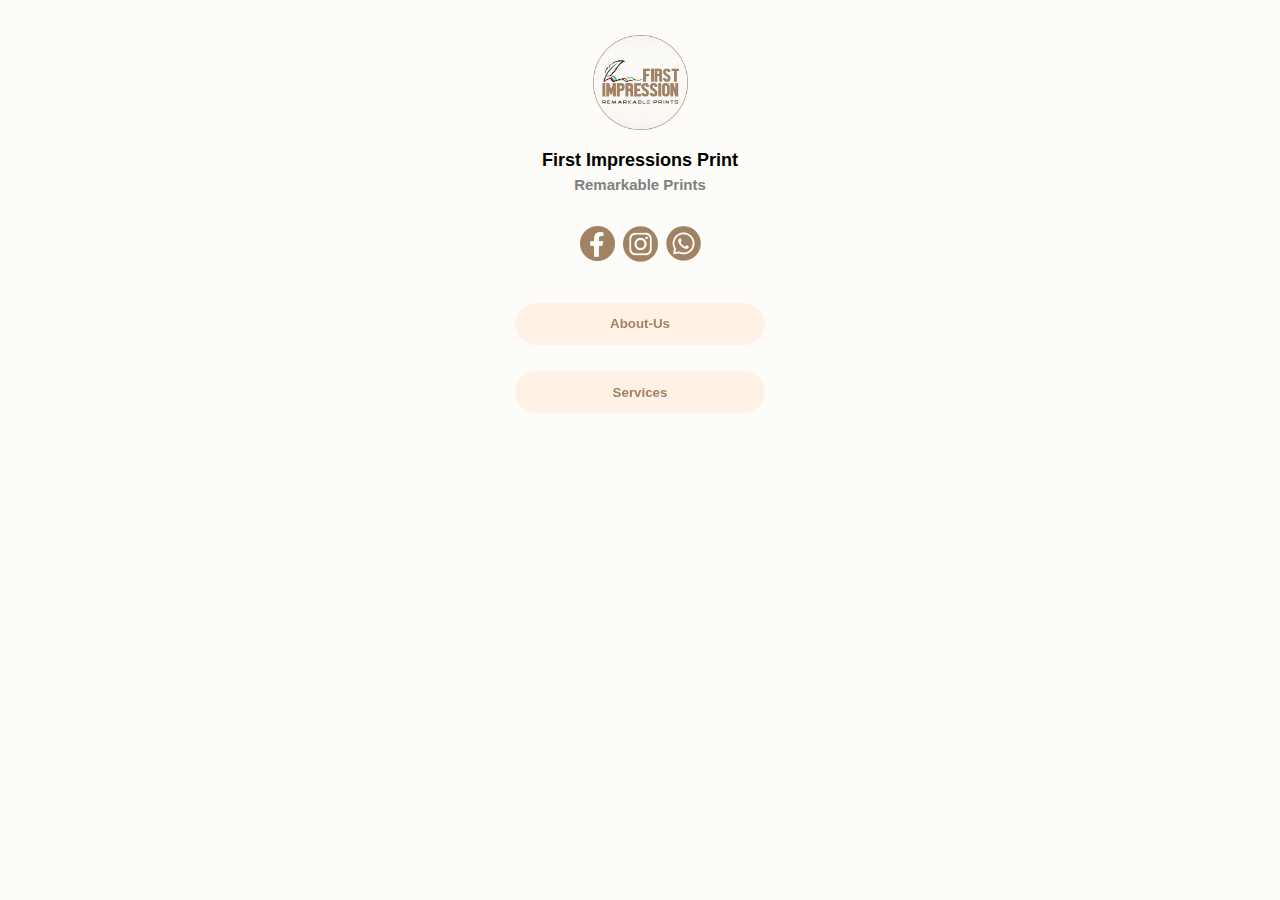
<file: index.html>
<!DOCTYPE html>
<html lang="en">
<head>
    <meta charset="UTF-8">
    <meta http-equiv="X-UA-Compatible" content="IE=edge">
    <meta name="viewport" content="width=device-width, initial-scale=1.0">
    <title>Coming Soon</title>
    <link rel="icon" href="./assets/logo.png"/>
    <style>
        
        body {
            background-color: #FDFCF8;
            /*background-image: url('./assets/wallapaper1.png');
            background-repeat: no-repeat;
            background-attachment: fixed;
            background-position: center;
            background-size: cover;*/
        }

        .profile-picture{
            display: block;
            margin-left: auto;
            margin-right: auto;
            margin-top: 35px;
            max-width: 95px;
        }

        .profile-name{
            text-align: center;
            padding-top: 20px;
            font-size: 18px;
            font-weight: bold;
            font-family: 'Segoe UI', Tahoma, Geneva, Verdana, sans-serif;
        }

        .profile-desc{
            text-align: center;
            padding-top: 5px;
            font-size: 15px;
            font-weight: bold;
            color: grey;
            font-family: 'Segoe UI', Tahoma, Geneva, Verdana, sans-serif;
        }

        .new-table{
            padding: 25px;
        }

        .social-icons{
            display: block;
            margin-left: 2px;
            margin-right: 2px;
            margin-top: 5px;
            max-width: 35px;
        }

        ::-webkit-scrollbar{
            width: 10px;
        }

        /*button styling*/
        @import url(https://fonts.googleapis.com/css?family=Raleway:200,300,400,500,600);
        @font-face {
            font-weight: normal;
            font-style: normal;
            font-family: 'codropsicons';
            src: url("../fonts/codropsicons/codropsicons.eot");
            src: url("../fonts/codropsicons/codropsicons.eot?#iefix") format("embedded-opentype"), url("../fonts/codropsicons/codropsicons.woff") format("woff"), url("../fonts/codropsicons/codropsicons.ttf") format("truetype"), url("../fonts/codropsicons/codropsicons.svg#codropsicons") format("svg");
        }
        *,
        *:after,
        *:before {
            -webkit-box-sizing: border-box;
            box-sizing: border-box;
        }
        .content--related {
            text-align: center;
            font-weight: 600;
        }
        .media-item {
            display: inline-block;
            padding: 1em;
            margin: 1em 0 0 0;
            vertical-align: top;
            -webkit-transition: color 0.3s;
            transition: color 0.3s;
        }
        .media-item__img {
            opacity: 0.8;
            max-width: 100%;
            -webkit-transition: opacity 0.3s;
            transition: opacity 0.3s;
        }
        .media-item:hover .media-item__img,
        .media-item:focus .media-item__img {
            opacity: 1;
        }
        .media-item__title {
            font-size: 0.85em;
            margin: 0;
            padding: 0.5em;
        }
        @media screen and (max-width:50em) {
            .codrops-header {
                padding: 3em 10% 4em;
            }
        }
        @media screen and (max-width:40em) {
            .codrops-header h1 {
                font-size: 2.8em;
            }
        }

        /* Box colors */
        .bg-2 {
            color: #f1ecf1;
        }
        

        /* Common button styles */
        .button {
            float: left;
            min-width: 150px;
            max-width: 250px;
            display: block;
            margin: 1em;
            padding: 1em 2em;
            border: none;
            background: none;
            color: inherit;
            vertical-align: middle;
            position: relative;
            z-index: 1;
            -webkit-backface-visibility: hidden;
            -moz-osx-font-smoothing: grayscale;
        }
        .button:focus {
            outline: none;
        }
        .button > span {
            vertical-align: middle;
        }

        /* Text color adjustments (we could stick to the "inherit" but that does not work well in Safari) */
        .bg-2 .button {
            color: #ECEFF1;
            border-color: #ECEFF1;
        }

        /* Sizes */
        .button--size-s {
            font-size: 14px;
        }
        .button--size-m {
            font-size: 16px;
        }
        .button--size-l {
            font-size: 18px;
        }

        /* Typography and Roundedness */
        .button--text-upper {
            letter-spacing: 2px;
            text-transform: uppercase;
        }
        .button--text-thin {
            font-weight: 300;
        }
        .button--text-medium {
            font-weight: 500;
        }
        .button--text-thick {
            font-weight: 600;
        }
        .button--round-s {
            border-radius: 5px;
        }
        .button--round-m {
            border-radius: 15px;
        }
        .button--round-l {
            border-radius: 40px;
        }

        /* Borders */
        .button--border-thin {
            border: 1px solid;
        }
        .button--border-medium {
            border: 2px solid;
        }
        .button--border-thick {
            border: 3px solid;
        }

        .cf:before,
        .cf:after {
            content: '';
            display: table;
        }
        .cf:after {
            clear: both;
        }
        
        .support {
            font-weight: bold;
            padding: 2em 0 0 0;
            font-size: 1.4em;
            color: #ee2563;
            display: none;
        }
        a {
            color: #7986cb;
            text-decoration: none;
            outline: none;
        }
        a:hover,
        a:focus {
            color: #3f51b5;
        }
        .hidden {
            position: absolute;
            width: 0;
            height: 0;
            overflow: hidden;
            pointer-events: none;
        }
        .container {
            margin: 0 auto;
            text-align: center;
            overflow: hidden;
        }
        .content {
            padding: 2em 1em 5em;
            z-index: 1;
            max-width: 1000px;
            margin: 0 auto;
        }
        .content h2 {
            text-align: center;
            font-size: 50px;
            margin: 0 0 1em;
        }
        .content p {
            margin: 1em 0;
            padding: 0 0 2em;
            font-size: 0.85em;
        }
        .box {
            padding: 0em 0;
            display: -webkit-flex;
            display: -ms-flexbox;
            display: flex;
            -webkit-flex-wrap: wrap;
            -ms-flex-wrap: wrap;
            flex-wrap: wrap;
            -webkit-justify-content: center;
            justify-content: center;
        }

        .button--nina {
            padding: 0 2em;
            width: 800px;
            background: #7986cb;
            color: #fff;
            overflow: hidden;
            -webkit-transition: background-color 0.3s;
            transition: background-color 0.3s;
        }
        .button--nina.button--inverted {
            background: #fff1e5; /* button color*/
            color: #A18265;
        }
        .button--nina > span {
            display: inline-block;
            padding: 1em 0;
            opacity: 0;
            color: #fff;
            -webkit-transform: translate3d(0, -10px, 0);
            transform: translate3d(0, -10px, 0);
            -webkit-transition: -webkit-transform 0.3s, opacity 0.3s;
            transition: transform 0.3s, opacity 0.3s;
            -webkit-transition-timing-function: cubic-bezier(0.75, 0, 0.125, 1);
            transition-timing-function: cubic-bezier(0.75, 0, 0.125, 1);
        }
        .button--nina::before {
            content: attr(data-text);
            position: absolute;
            top: 0;
            left: 0;
            width: 100%;
            height: 100%;
            padding: 1em 0;
            -webkit-transition: -webkit-transform 0.3s, opacity 0.3s;
            transition: transform 0.3s, opacity 0.3s;
            -webkit-transition-timing-function: cubic-bezier(0.75, 0, 0.125, 1);
            transition-timing-function: cubic-bezier(0.75, 0, 0.125, 1);
        }
        .button--nina:hover {
            background-color: #A18265;
        }
        .button--nina:hover::before {
            opacity: 0;
            -webkit-transform: translate3d(0, 100%, 0);
            transform: translate3d(0, 100%, 0);
        }
        .button--nina:hover > span {
            opacity: 1;
            -webkit-transform: translate3d(0, 0, 0);
            transform: translate3d(0, 0, 0);
        }
        .button--nina:hover > span:nth-child(1) {
            -webkit-transition-delay: 0.045s;
            transition-delay: 0.045s;
        }
        .button--nina:hover > span:nth-child(2) {
            -webkit-transition-delay: 0.09s;
            transition-delay: 0.09s;
        }
        .button--nina:hover > span:nth-child(3) {
            -webkit-transition-delay: 0.135s;
            transition-delay: 0.135s;
        }
        .button--nina:hover > span:nth-child(4) {
            -webkit-transition-delay: 0.18s;
            transition-delay: 0.18s;
        }
        .button--nina:hover > span:nth-child(5) {
            -webkit-transition-delay: 0.225s;
            transition-delay: 0.225s;
        }
        .button--nina:hover > span:nth-child(6) {
            -webkit-transition-delay: 0.27s;
            transition-delay: 0.27s;
        }
        .button--nina:hover > span:nth-child(7) {
            -webkit-transition-delay: 0.315s;
            transition-delay: 0.315s;
        }
        .button--nina:hover > span:nth-child(8) {
            -webkit-transition-delay: 0.36s;
            transition-delay: 0.36s;
        }
        .button--nina:hover > span:nth-child(9) {
            -webkit-transition-delay: 0.405s;
            transition-delay: 0.405s;
        }
        .button--nina:hover > span:nth-child(10) {
            -webkit-transition-delay: 0.45s;
            transition-delay: 0.45s;
        }
        
        #fb{
            transition: ease-in 0.2s all;
        }

        #fb:hover{
            max-width: 40px;
        }

        #insta{
            transition: ease-in 0.2s all;
        }

        #insta:hover{
            max-width: 40px;
        }

        #twit{
            transition: ease-in 0.2s all;
        }

        #twit:hover{
            max-width: 40px;
        }

        #yt{
            transition: ease-in 0.2s all;
        }

        #yt:hover{
            max-width: 40px;
        }

        #web{
            transition: ease-in 0.2s all;
        }

        #web:hover{
            max-width: 40px;
        }

        .iframe-container{
            
            width: 250px;
            height: 140px;
        }

        .center-frame{
            display: flex;
            justify-content: center;
            align-items: center;
        }

        .yt-embed-text{
            text-align: center;
            padding-top: 10px;
            padding-bottom: 10px;
            font-family: 'Segoe UI', Tahoma, Geneva, Verdana, sans-serif;
            font-size: 20px;
            font-weight: bold;
            color: #A18265;
            opacity: 90%;
        }
        
    </style>

</head>
<body>
    
    <!--1. Profile Picture-->
    <div>
        <img class="profile-picture" src="./assets/logo.png" alt="S logo">
    </div>

    <!--2.Name-->
    <div class="profile-name">
        First Impressions Print
    </div>
    <div class="profile-desc">
        Remarkable Prints
    </div>

    <!--3.Social Media Icons-->
    <div class="new-table">
        <table align="center">
            <tr>
                <td>
                    <a href="#" target="_blank" rel="noopener" aria-label="facebook">
                        <img id="fb" class="social-icons" src="./social/facebook.png" alt="">
                    </a>
                </td>
                <td>
                    <a href="https://www.instagram.com/firstimpression03/" target="_blank">
                        <img id="insta" class="social-icons" src="./social/instagram.png" alt="">
                    </a>
                </td>
                <!-- <td>
                    <a href="https://twitter.com/kjscesymphony" target="_blank">
                        <img id="twit" class="social-icons" src="./social/twitter.png" alt="">
                    </a>
                </td> -->
                <!-- <td>
                    <a href="https://www.youtube.com/c/KJSCELive" target="_blank">
                        <img id="yt" class="social-icons" src="./social/youtube.png" alt="">
                    </a>
                </td> -->
                <td>
                    <a href="https://wa.me/+919821094307" target="_blank">
                        <img id="yt" class="social-icons" src="./social/whatsapp.png" alt="">
                    </a>
                </td>
                <!-- <td>
                    <a href="http://kjsce-symphony.org/2021/index.html" target="_blank">
                        <img id="web" class="social-icons" src="./social/website.png" alt="">
                    </a>
                </td> -->
            </tr>
        </table>
    </div>

    <!--4.Links-->
    <div class="box bg-2">
        <a href="assets/About- Us.pdf" target="_blank">
            <button class="button button--nina button--round-l button--text-thick button--inverted" data-text="About-Us">
                <span>A</span><span>b</span><span>o</span><span>u</span><span>t</span><span>-</span><span>U</span><span>s</span>
            </button>
        </a>
    </div>
    <div class="box bg-2">
        <a href="assets/services.pdf" target="_blank">
            <button class="button button--nina button--round-l button--text-thick button--inverted" data-text="Services">
                <span>S</span><span>e</span><span>r</span><span>v</span><span>i</span><span>c</span><span>e</span><span>s</span>
            </button>
        </a>
    </div>
    <!-- <div class="box bg-2">
        <a href="https://www.w3schools.com/tags/tag_button.asp" target="_blank">
            <button class="button button--nina button--round-l button--text-thick button--inverted" data-text="Filter">
                <span>F</span><span>i</span><span>l</span><span>t</span><span>e</span><span>r</span>
            </button>
        </a>
    </div> -->

    

    <!--5.Youtube Video Embed-->
    <!-- <div class="center-frame">
        <div style="display: block;">
            <div class="yt-embed-text">
                Symphony Aftermovie
            </div>
            <div class="iframe-container">
                <iframe width="100%" height="100%" src="https://www.youtube.com/embed/rAZh30JTXmM" title="YouTube video player" frameborder="0" allow="accelerometer; autoplay; clipboard-write; encrypted-media; gyroscope; picture-in-picture" allowfullscreen></iframe>
            </div>
        </div>
    </div> -->

</body>
</html>
</file>
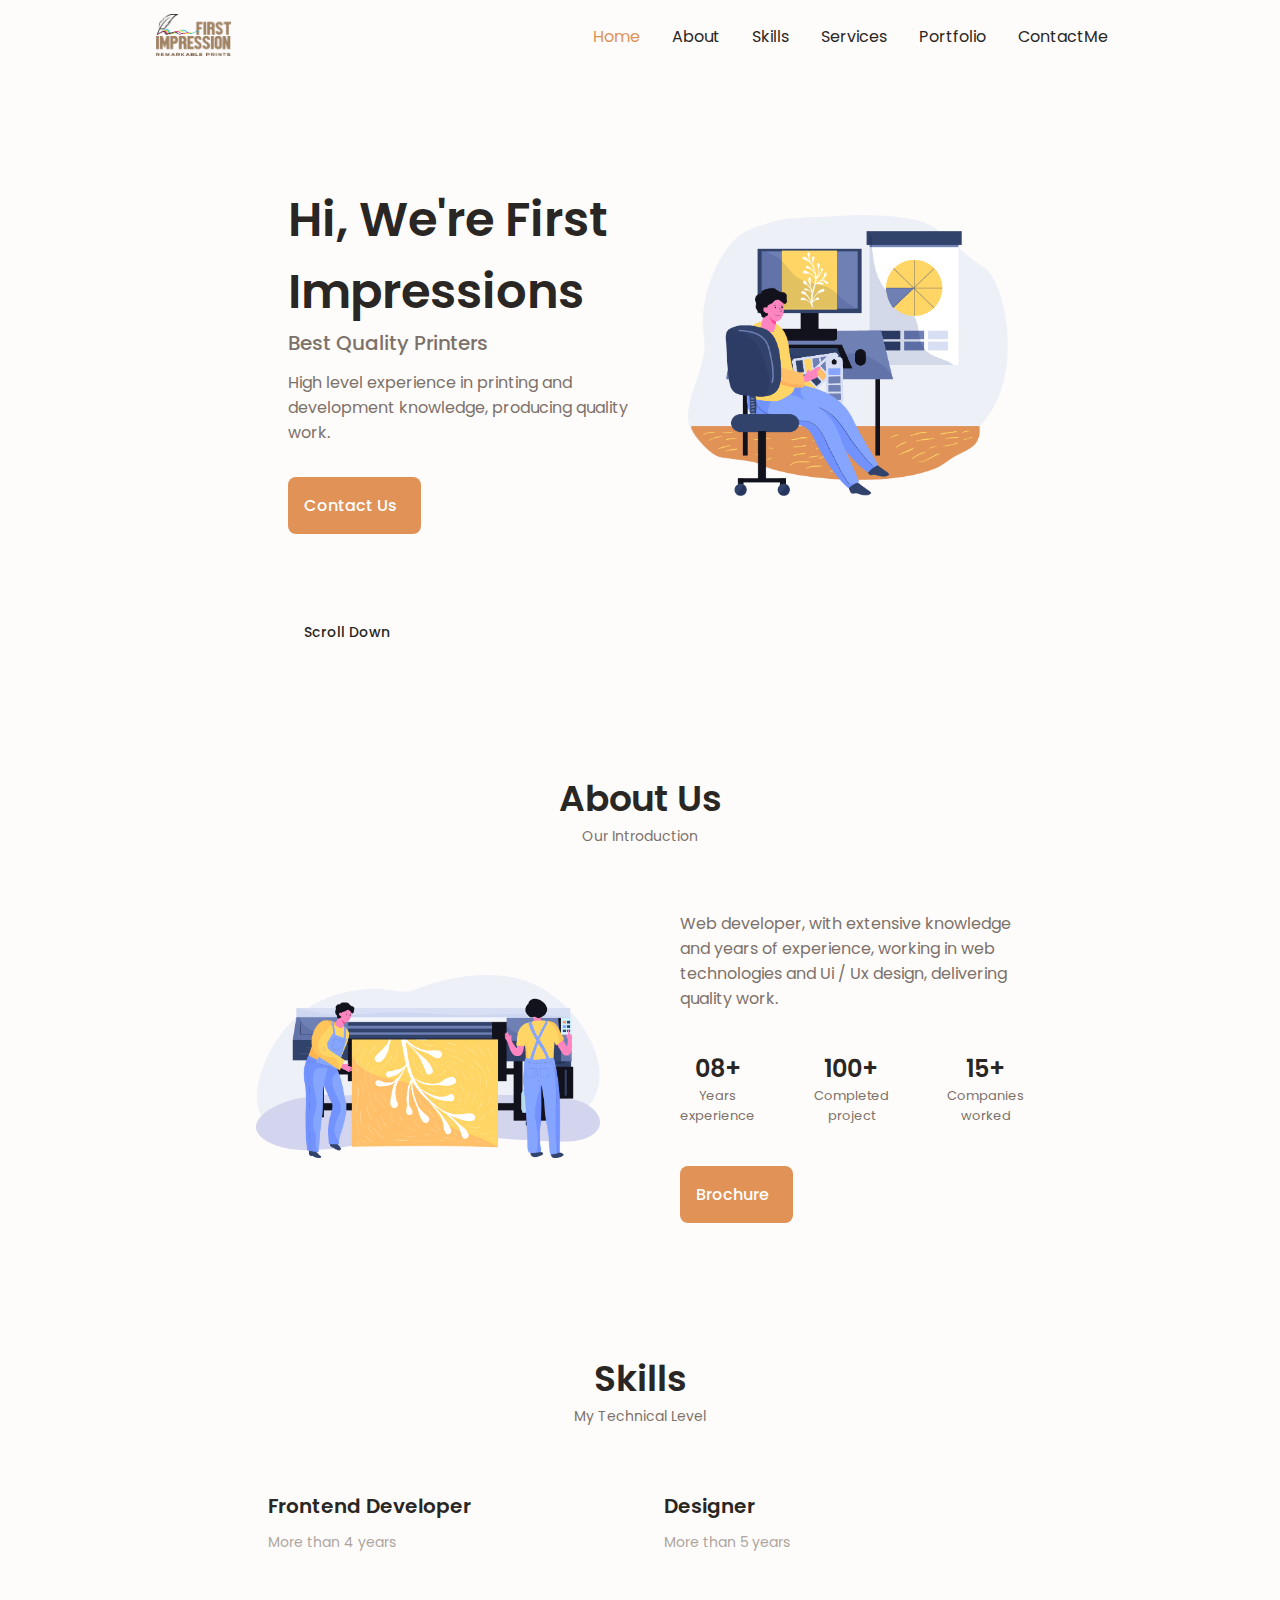
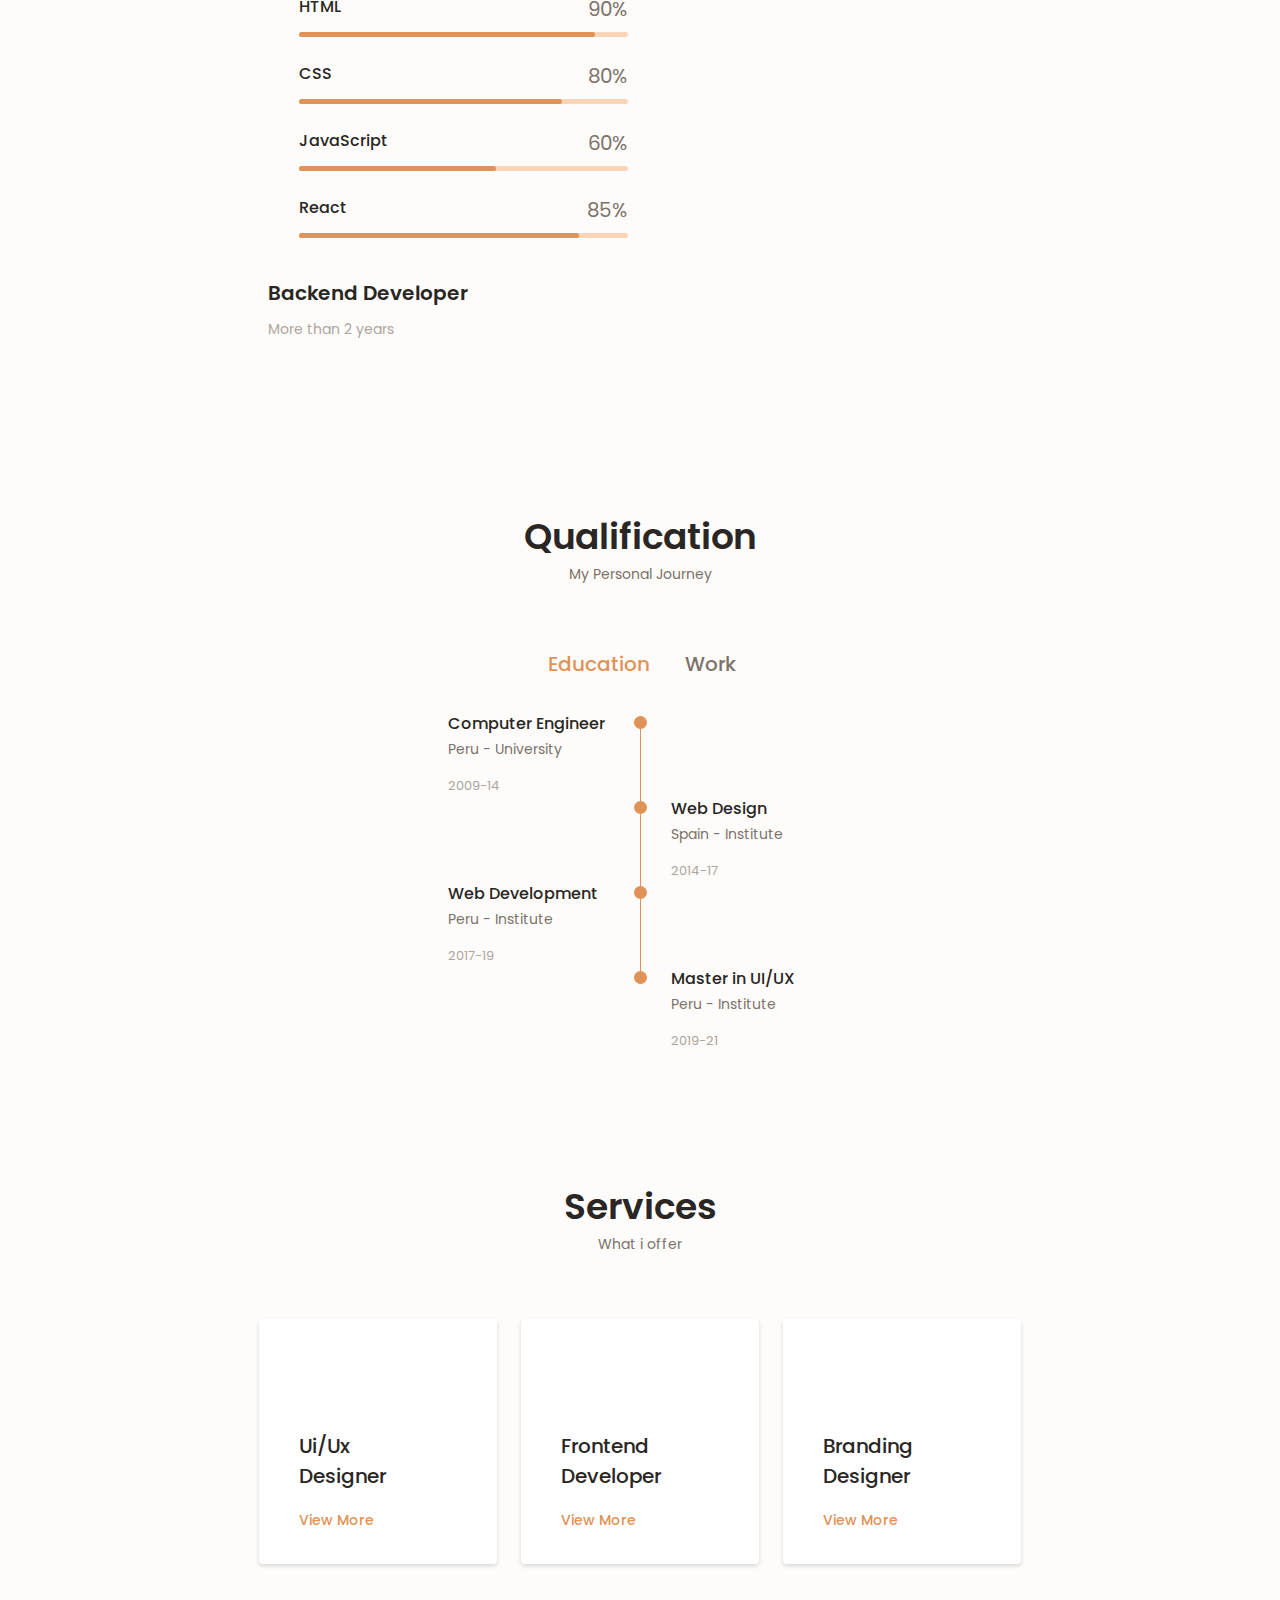
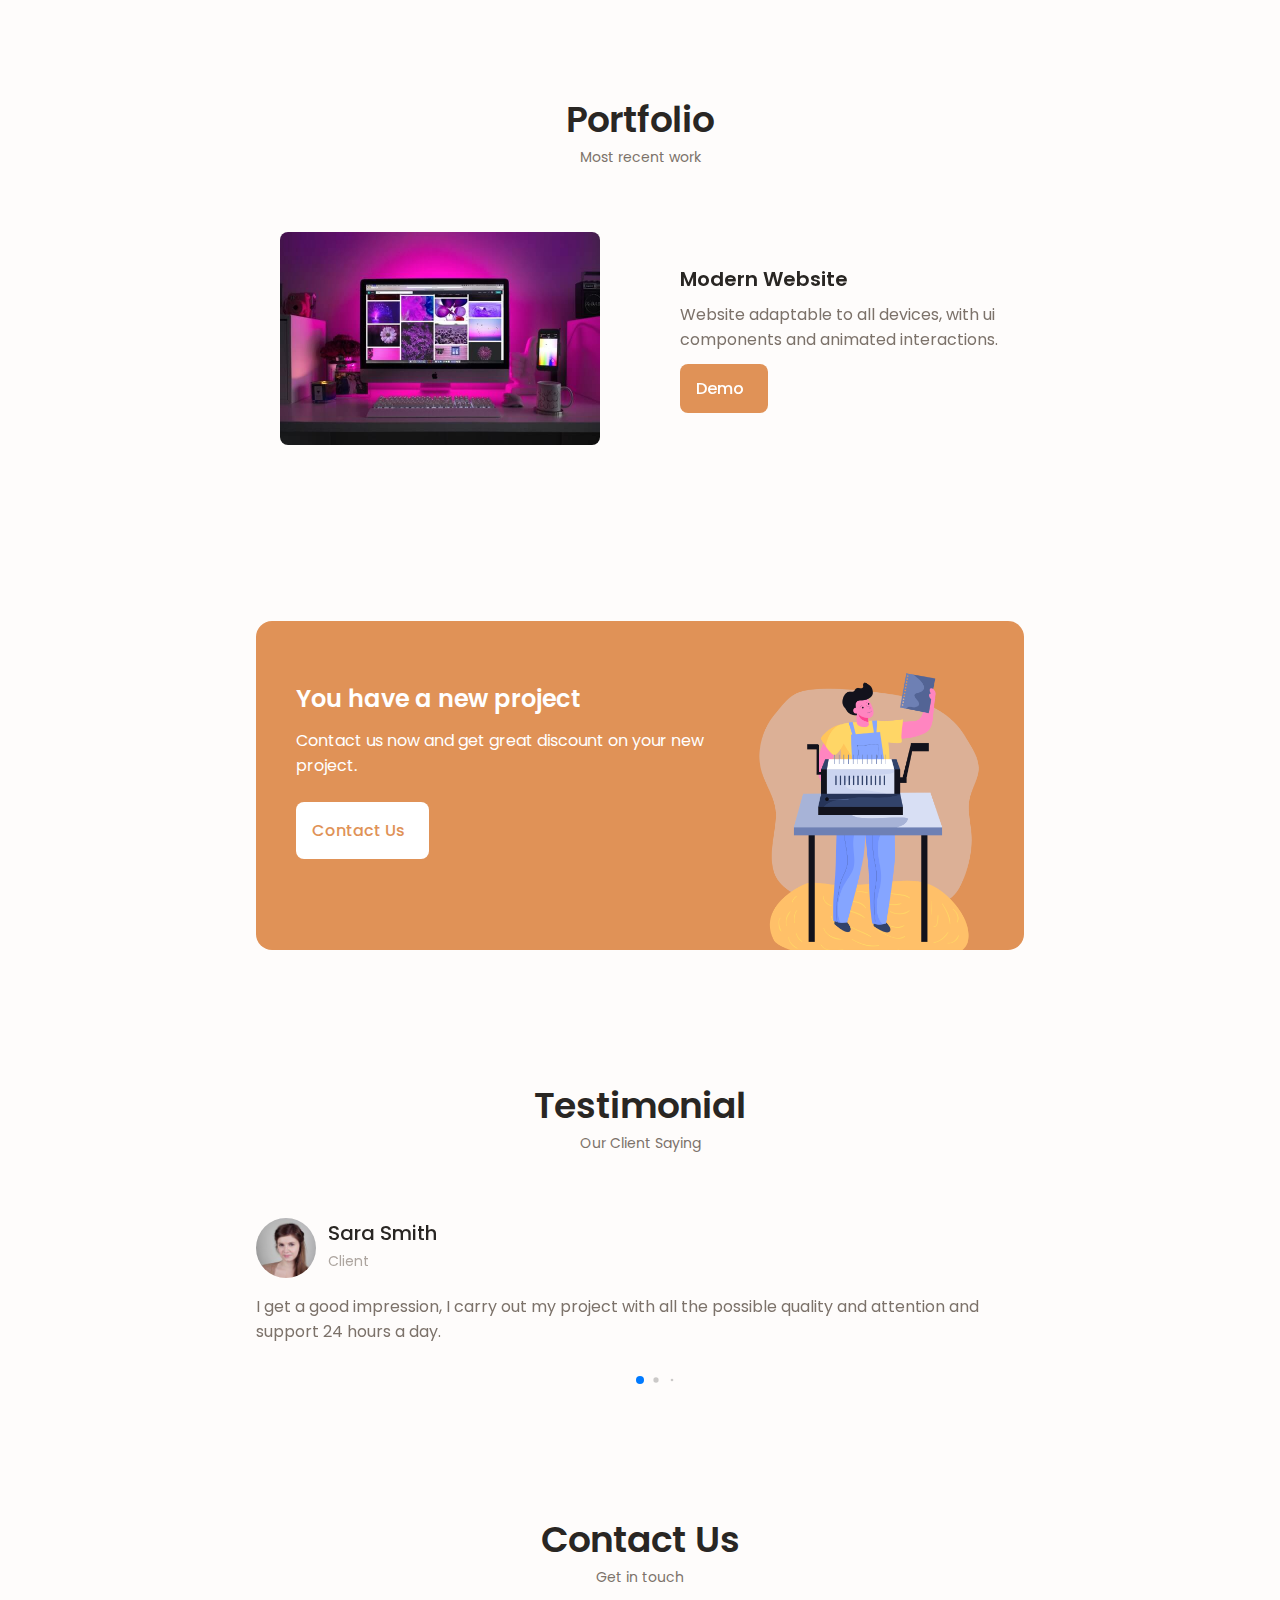
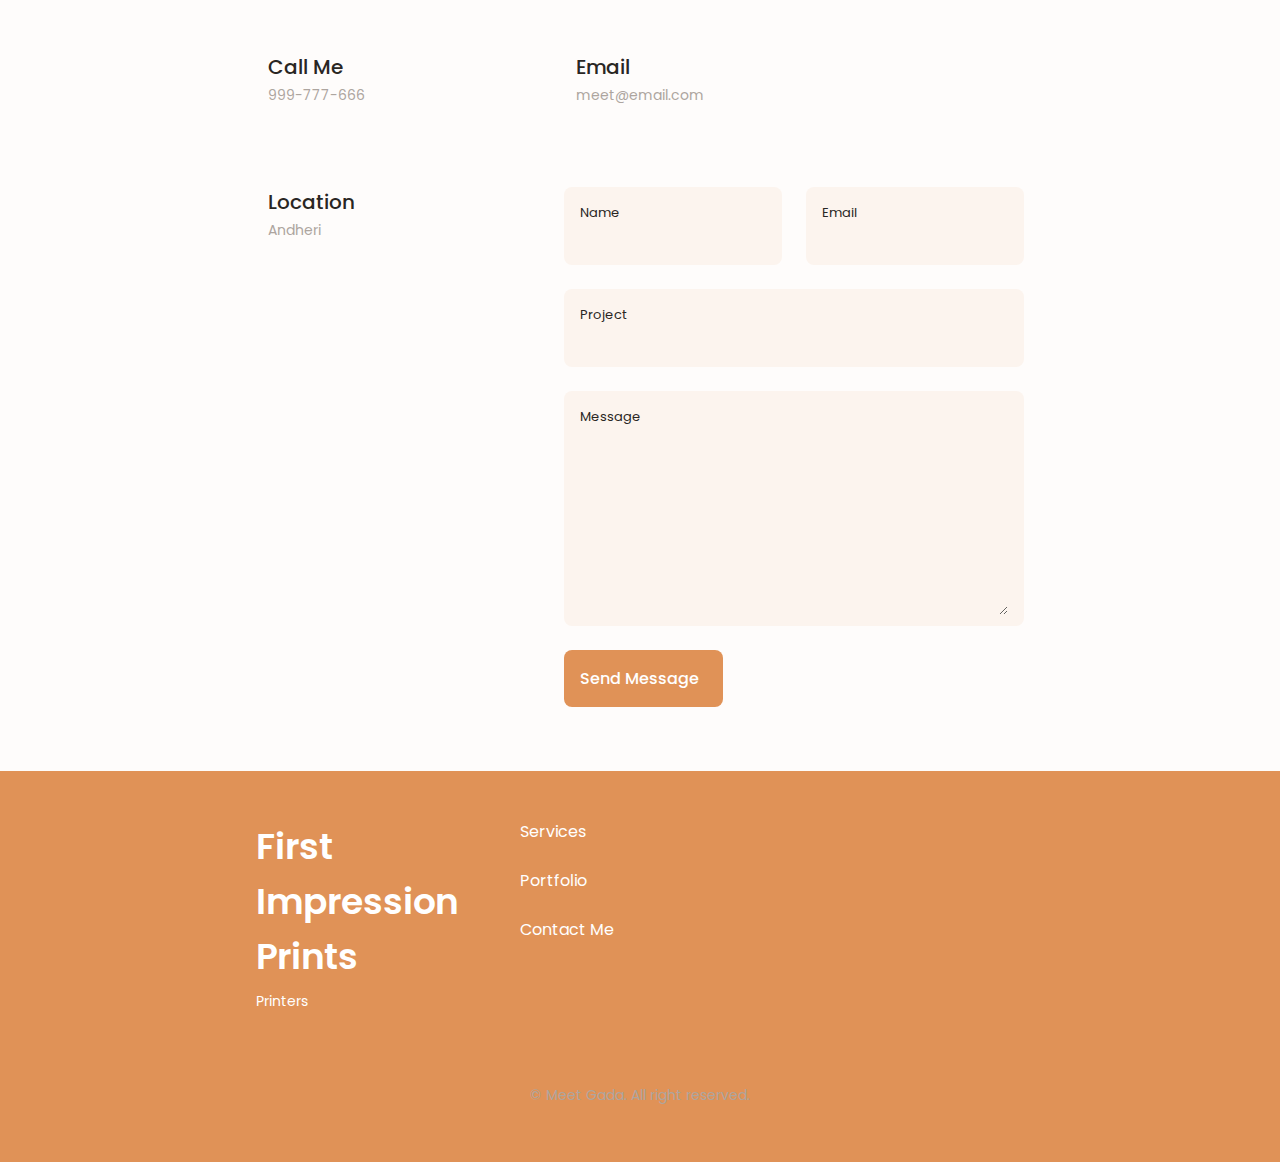
<file: dev/index.html>
<!DOCTYPE html>
    <html lang="en">
    <head>
        <meta charset="UTF-8">
        <meta name="viewport" content="width=device-width, initial-scale=1.0">

        <!--==================== UNICONS ====================-->
        <link rel="stylesheet" href="https://unicons.iconscout.com/release/v4.0.0/css/line.css">
        
        <!--==================== SWIPER CSS ====================-->
        <link rel="stylesheet" href="https://cdn.jsdelivr.net/npm/swiper/swiper-bundle.min.css">
        
        <!--==================== CSS ====================-->
        <link rel="stylesheet" href="assets/css/styles.css">

        <title>First Impression Prints</title>
    </head>
    <body>
        <!--==================== HEADER ====================-->
        <header class="header" id="header">
            <nav class="nav container">
                <a href="#" class="nav__logo"><img src="assets/img/logo.png" alt="" class="logo_img"></a>

                <div class="nav__menu" id="nav-menu">
                    <ul class="nav__list grid">
                        <li class="nav__item">
                            <a href="#home" class="nav__link active-link">
                                <i class="uil uil-estate nav__icon"></i> Home
                            </a>
                        </li>
                        <li class="nav__item">
                            <a href="#about" class="nav__link">
                                <i class="uil uil-user nav__icon"></i> About
                            </a>
                        </li>
                        <li class="nav__item">
                            <a href="#skills" class="nav__link">
                                <i class="uil uil-file-alt nav__icon"></i> Skills
                            </a>
                        </li>
                        <li class="nav__item">
                            <a href="#services" class="nav__link">
                                <i class="uil uil-briefcase-alt nav__icon"></i> Services
                            </a>
                        </li>
                        <li class="nav__item">
                            <a href="#portfolio" class="nav__link">
                                <i class="uil uil-scenery nav__icon"></i> Portfolio
                            </a>
                        </li>
                        <li class="nav__item">
                            <a href="#contact" class="nav__link">
                                <i class="uil uil-message nav__icon"></i> ContactMe
                            </a>
                        </li>
                    </ul>
                    <i class="uil uil-times nav__close" id="nav-close"></i>
                </div>

                <div class="nav__btns">
                    <!-- Theme change button  -->
                    <i class="uil uil-moon change-theme" id="theme-button"></i>

                    <div class="nav__toggle" id="nav-toggle">
                        <i class="uil uil-apps"></i>
                    </div>
                </div>
            </nav>
        </header>

        <!--==================== MAIN ====================-->
        <main class="main">
            <!--==================== HOME ====================-->
            <section class="home section" id="home">
                <div class="home__container container grid">
                    <div class="home__content grid">
                        <div class="home__social">
                            <a href="#" target="_blank" class="home__social-icon">
                                <i class="uil uil-linkedin-alt"></i>
                            </a>
                            <a href="#" target="_blank" class="home__social-icon">
                                <i class="uil uil-dribbble"></i>
                            </a>
                            <a href="#" target="_blank" class="home__social-icon">
                                <i class="uil uil-github-alt"></i>
                            </a>
                        </div>

                        <div class="home__img">
                            <!-- <svg class="home__blob" viewBox="0 0 200 187" xmlns="http://www.w3.org/2000/svg" xmlns:xlink="http://www.w3.org/1999/xlink">
                                <mask id="mask0" mask-type="alpha">
                                    <path d="M190.312 36.4879C206.582 62.1187 201.309 102.826 182.328 134.186C163.346 165.547 
                                    130.807 187.559 100.226 186.353C69.6454 185.297 41.0228 161.023 21.7403 129.362C2.45775 
                                    97.8511 -7.48481 59.1033 6.67581 34.5279C20.9871 10.1032 59.7028 -0.149132 97.9666 
                                    0.00163737C136.23 0.303176 174.193 10.857 190.312 36.4879Z"/>
                                </mask>
                                <g mask="url(#mask0)">
                                    <path d="M190.312 36.4879C206.582 62.1187 201.309 102.826 182.328 134.186C163.346 
                                    165.547 130.807 187.559 100.226 186.353C69.6454 185.297 41.0228 161.023 21.7403 
                                    129.362C2.45775 97.8511 -7.48481 59.1033 6.67581 34.5279C20.9871 10.1032 59.7028 
                                    -0.149132 97.9666 0.00163737C136.23 0.303176 174.193 10.857 190.312 36.4879Z"/>
                                    <image class="home__blob-img" x='12' y='18' href="assets/img/perfil.png"/>
                                </g>
                            </svg> -->
                            <img src="assets/img/blob.png" alt="" class="home__blob">
                        </div>

                        <div class="home__data">
                            <h1 class="home__title">
                                Hi, We're First Impressions
                            </h1>
                            <h3 class="home__subtitle">
                                Best Quality Printers
                            </h3>
                            <p class="home__description">
                                High level experience in printing and development knowledge, producing quality work.
                            </p>
                            <a href="#contact" class="button button--flex">
                                Contact Us <i class="uil uil-message button__icon"></i>
                            </a>
                        </div>
                    </div>

                    <div class="home__scroll">
                        <a href="#" class="home__scroll-button button--flex">
                            <i class="uil uil-mouse-alt home__scroll-mouse"></i>
                            <span class="home__scroll-name">Scroll Down</span>
                            <i class="uil uil-arrow-down home__scroll-arrow"></i>
                        </a>
                    </div>
                </div>
            </section>

            <!--==================== ABOUT ====================-->
            <section class="about section" id="about">
                <h2 class="section__title">About Us</h2>
                <span class="section__subtitle">Our Introduction</span>
                <div class="about__conatiner container grid">
                    <img src="assets/img/aboutus.png" alt="About Image" class="about__img">
                    <div class="about__data">
                        <p class="about__description">Web developer, with extensive knowledge and years of experience, working in web technologies and Ui / Ux design, delivering quality work.</p>
                        <div class="about__info">
                            <div>
                                <span class="about__info-title">08+</span>
                                <spaan class="about__info-name">Years <br> experience</spaan>
                            </div>
                            <div>
                                <span class="about__info-title">100+</span>
                                <spaan class="about__info-name">Completed <br> project</spaan>
                            </div>
                            <div>
                                <span class="about__info-title">15+</span>
                                <spaan class="about__info-name">Companies <br> worked</spaan>
                            </div>
                        </div>

                        <div class="about__buttons">
                            <a download="" href="assets/pdf/Alexa-Cv.pdf" class="button button--flex">
                                Brochure <i class="uil uil-download-alt button__icon"></i>
                            </a>
                        </div>
                    </div>
                </div>
            </section>

            <!--==================== SKILLS ====================-->
            <section class="skills section" id="skills">
                <h2 class="section__title">Skills</h2>
                <span class="section__subtitle">My Technical Level</span>

                <div class="skills__container container grid">
                    <div>
                        <!--==================== SKILLS 1 ====================-->
                        <div class="skills__content skills__open">
                            <div class="skills__header">
                                <i class="uil uil-brackets-curly skills__icon"></i>

                                <div>
                                    <h1 class="skills__titles">Frontend Developer</h1>
                                    <span class="skills__subtitle">More than 4 years</span>
                                </div>

                                <i class="uil uil-angle-down skills__arrow"></i>
                            </div>

                            <div class="skills__list grid">
                                <div class="skills__data">
                                    <div class="skills__titles">
                                        <h3 class="skills__name">HTML</h3>
                                        <span class="skills__number">90%</span>
                                    </div>
                                    <div class="skills__bar">
                                        <span class="skills__percentage skills__html"></span>
                                    </div>
                                </div>

                                <div class="skills__data">
                                    <div class="skills__titles">
                                        <h3 class="skills__name">CSS</h3>
                                        <span class="skills__number">80%</span>
                                    </div>
                                    <div class="skills__bar">
                                        <span class="skills__percentage skills__css"></span>
                                    </div>
                                </div>

                                <div class="skills__data">
                                    <div class="skills__titles">
                                        <h3 class="skills__name">JavaScript</h3>
                                        <span class="skills__number">60%</span>
                                    </div>
                                    <div class="skills__bar">
                                        <span class="skills__percentage skills__js"></span>
                                    </div>
                                </div>

                                <div class="skills__data">
                                    <div class="skills__titles">
                                        <h3 class="skills__name">React</h3>
                                        <span class="skills__number">85%</span>
                                    </div>
                                    <div class="skills__bar">
                                        <span class="skills__percentage skills__react"></span>
                                    </div>
                                </div>
                            </div>
                        </div>

                        <!--==================== SKILLS 2 ====================-->
                        <div class="skills__content skills__close">
                            <div class="skills__header">
                                <i class="uil uil-server-network skills__icon"></i>

                                <div>
                                    <h1 class="skills__titles">Backend Developer</h1>
                                    <span class="skills__subtitle">More than 2 years</span>
                                </div>

                                <i class="uil uil-angle-down skills__arrow"></i>
                            </div>

                            <div class="skills__list grid">
                                <div class="skills__data">
                                    <div class="skills__titles">
                                        <h3 class="skills__name">PHP</h3>
                                        <span class="skills__number">80%</span>
                                    </div>
                                    <div class="skills__bar">
                                        <span class="skills__percentage skills__php"></span>
                                    </div>
                                </div>

                                <div class="skills__data">
                                    <div class="skills__titles">
                                        <h3 class="skills__name">Node Js</h3>
                                        <span class="skills__number">70%</span>
                                    </div>
                                    <div class="skills__bar">
                                        <span class="skills__percentage skills__node"></span>
                                    </div>
                                </div>

                                <div class="skills__data">
                                    <div class="skills__titles">
                                        <h3 class="skills__name">Firebase</h3>
                                        <span class="skills__number">90%</span>
                                    </div>
                                    <div class="skills__bar">
                                        <span class="skills__percentage skills__firebase"></span>
                                    </div>
                                </div>

                                <div class="skills__data">
                                    <div class="skills__titles">
                                        <h3 class="skills__name">Python</h3>
                                        <span class="skills__number">55%</span>
                                    </div>
                                    <div class="skills__bar">
                                        <span class="skills__percentage skills__python"></span>
                                    </div>
                                </div>
                            </div>
                        </div>
                    </div>

                    <div>
                        <!--==================== SKILLS 3 ====================-->
                        <div class="skills__content skills__close">
                            <div class="skills__header">
                                <i class="uil uil-swatchbook skills__icon"></i>

                                <div>
                                    <h1 class="skills__titles">Designer</h1>
                                    <span class="skills__subtitle">More than 5 years</span>
                                </div>

                                <i class="uil uil-angle-down skills__arrow"></i>
                            </div>

                            <div class="skills__list grid">
                                <div class="skills__data">
                                    <div class="skills__titles">
                                        <h3 class="skills__name">Figma</h3>
                                        <span class="skills__number">90%</span>
                                    </div>
                                    <div class="skills__bar">
                                        <span class="skills__percentage skills__figma"></span>
                                    </div>
                                </div>

                                <div class="skills__data">
                                    <div class="skills__titles">
                                        <h3 class="skills__name">Sketch</h3>
                                        <span class="skills__number">85%</span>
                                    </div>
                                    <div class="skills__bar">
                                        <span class="skills__percentage skills__sketch"></span>
                                    </div>
                                </div>

                                <div class="skills__data">
                                    <div class="skills__titles">
                                        <h3 class="skills__name">Photoshop</h3>
                                        <span class="skills__number">85%</span>
                                    </div>
                                    <div class="skills__bar">
                                        <span class="skills__percentage skills__photoshop"></span>
                                    </div>
                                </div>
                            </div>
                        </div>
                    </div>
                </div>
            </section>

            <!--==================== QUALIFICATION ====================-->
            <section class="qualification section">
                <h2 class="section__title">Qualification</h2>
                <span class="section__subtitle">My Personal Journey</span>

                <div class="qualification__container container">
                    <div class="qualification__tabs">
                        <div class="qualification__button button--flex qualification__active" data-target="#education">
                            <i class="uil uil-graduation-cap qualification__icon"></i>
                            Education
                        </div>

                        <div class="qualification__button button--flex" data-target="#work">
                            <i class="uil uil-briefcase-alt qualification__icon"></i>
                            Work
                        </div>
                    </div>

                    <div class="qualification__sections">
                        <!--==================== QUALIFICATION CONTENT 1 ====================-->
                        <div class="qualification__content qualification__active" data-content id="education">
                            <!--==================== QUALIFICATION 1 ====================-->
                            <div class="qualification__data">
                                <div>
                                    <h3 class="qualification__title">Computer Engineer</h3>
                                    <span class="qualification__subtitle">Peru - University</span>
                                    <div class="qualification__calendar">
                                        <i class="uil uil-calendar-alt"></i>
                                        2009-14
                                    </div>
                                </div>

                                <div>
                                    <span class="qualification__rounder"></span>
                                    <span class="qualification__line"></span>
                                </div>
                            </div>

                            <!--==================== QUALIFICATION 2 ====================-->
                            <div class="qualification__data">

                                <div></div>

                                <div>
                                    <span class="qualification__rounder"></span>
                                    <span class="qualification__line"></span>
                                </div>

                                <div>
                                    <h3 class="qualification__title">Web Design</h3>
                                    <span class="qualification__subtitle">Spain - Institute</span>
                                    <div class="qualification__calendar">
                                        <i class="uil uil-calendar-alt"></i>
                                        2014-17
                                    </div>
                                </div>
                            </div>

                            <!--==================== QUALIFICATION 3 ====================-->
                            <div class="qualification__data">
                                <div>
                                    <h3 class="qualification__title">Web Development</h3>
                                    <span class="qualification__subtitle">Peru - Institute</span>
                                    <div class="qualification__calendar">
                                        <i class="uil uil-calendar-alt"></i>
                                        2017-19
                                    </div>
                                </div>

                                <div>
                                    <span class="qualification__rounder"></span>
                                    <span class="qualification__line"></span>
                                </div>
                            </div>

                            <!--==================== QUALIFICATION 4 ====================-->
                            <div class="qualification__data">
                                <div></div>

                                <div>
                                    <span class="qualification__rounder"></span>
                                    <!-- <span class="qualification__line"></span> -->
                                </div>

                                <div>
                                    <h3 class="qualification__title">Master in UI/UX</h3>
                                    <span class="qualification__subtitle">Peru - Institute</span>
                                    <div class="qualification__calendar">
                                        <i class="uil uil-calendar-alt"></i>
                                        2019-21
                                    </div>
                                </div>
                            </div>
                        </div>

                        <!--==================== QUALIFICATION CONTENT 2 ====================-->
                        <div class="qualification__content" data-content id="work">
                            <!--==================== QUALIFICATION 1 ====================-->
                            <div class="qualification__data">
                                <div>
                                    <h3 class="qualification__title">Software Engineer</h3>
                                    <span class="qualification__subtitle">MicroSoft - Peru</span>
                                    <div class="qualification__calendar">
                                        <i class="uil uil-calendar-alt"></i>
                                        2016-18
                                    </div>
                                </div>

                                <div>
                                    <span class="qualification__rounder"></span>
                                    <span class="qualification__line"></span>
                                </div>
                            </div>

                            <!--==================== QUALIFICATION 2 ====================-->
                            <div class="qualification__data">

                                <div></div>

                                <div>
                                    <span class="qualification__rounder"></span>
                                    <span class="qualification__line"></span>
                                </div>

                                <div>
                                    <h3 class="qualification__title">Frontend Developer</h3>
                                    <span class="qualification__subtitle">Apple Inc. Spain</span>
                                    <div class="qualification__calendar">
                                        <i class="uil uil-calendar-alt"></i>
                                        2018-20
                                    </div>
                                </div>
                            </div>

                            <!--==================== QUALIFICATION 3 ====================-->
                            <div class="qualification__data">
                                <div>
                                    <h3 class="qualification__title">UI Designer</h3>
                                    <span class="qualification__subtitle">Figma - Spain</span>
                                    <div class="qualification__calendar">
                                        <i class="uil uil-calendar-alt"></i>
                                        2017-19
                                    </div>
                                </div>

                                <div>
                                    <span class="qualification__rounder"></span>
                                    <!-- <span class="qualification__line"></span> -->
                                </div>
                            </div>
                        </div>
                    </div>
                </div>
            </section>

            <!--==================== SERVICES ====================-->
            <section class="services section" id="services">
                <h2 class="section__title">Services</h2>
                <span class="section__subtitle">What i offer</span>

                <div class="services__container container grid">
                    <!--==================== SERVICES 1 ====================-->
                    <div class="services__content">
                        <div>
                            <i class="uil uil-web-grid services__icon"></i>
                            <h3 class="services__title">Ui/Ux <br> Designer</h3>
                        </div>

                        <span class="button button--flex button--small button--link services__button">
                            View More
                            <i class="uil uil-arrow-right button__icon"></i>
                        </span>

                        <div class="services__modal">
                            <div class="services__modal-content">
                                <h4 class="services__modal-title">Ui/Ux <br> Designer</h4>
                                <i class="uil uil-times services__modal-close"></i>

                                <ul class="services__modal-services grid">
                                    <li class="services__modal-service">
                                        <i class="uil uil-check-circle services__modal-icon"></i>
                                        <p>I develop the user interface.</p>
                                    </li>

                                    <li class="services__modal-service">
                                        <i class="uil uil-check-circle services__modal-icon"></i>
                                        <p>Web page development.</p>
                                    </li>

                                    <li class="services__modal-service">
                                        <i class="uil uil-check-circle services__modal-icon"></i>
                                        <p>I create ux element interactions.</p>
                                    </li>

                                    <li class="services__modal-service">
                                        <i class="uil uil-check-circle services__modal-icon"></i>
                                        <p>I position your company brand.</p>
                                    </li>
                                </ul>
                            </div>
                        </div>
                    </div>

                    <!--==================== SERVICES 2 ====================-->
                    <div class="services__content">
                        <div>
                            <i class="uil uil-arrow services__icon"></i>
                            <h3 class="services__title">Frontend <br> Developer</h3>
                        </div>

                        <span class="button button--flex button--small button--link services__button">
                            View More
                            <i class="uil uil-arrow-right button__icon"></i>
                        </span>

                        <div class="services__modal">
                            <div class="services__modal-content">
                                <h4 class="services__modal-title">Frontend <br> Developer</h4>
                                <i class="uil uil-times services__modal-close"></i>

                                <ul class="services__modal-services grid">
                                    <li class="services__modal-service">
                                        <i class="uil uil-check-circle services__modal-icon"></i>
                                        <p>I develop the user interface.</p>
                                    </li>

                                    <li class="services__modal-service">
                                        <i class="uil uil-check-circle services__modal-icon"></i>
                                        <p>Web page development.</p>
                                    </li>

                                    <li class="services__modal-service">
                                        <i class="uil uil-check-circle services__modal-icon"></i>
                                        <p>I create ux element interactions.</p>
                                    </li>

                                    <li class="services__modal-service">
                                        <i class="uil uil-check-circle services__modal-icon"></i>
                                        <p>I position your company brand.</p>
                                    </li>
                                </ul>
                            </div>
                        </div>
                    </div>

                    <!--==================== SERVICES 3 ====================-->
                    <div class="services__content">
                        <div>
                            <i class="uil uil-pen services__icon"></i>
                            <h3 class="services__title">Branding <br> Designer</h3>
                        </div>

                        <span class="button button--flex button--small button--link services__button">
                            View More
                            <i class="uil uil-arrow-right button__icon"></i>
                        </span>

                        <div class="services__modal">
                            <div class="services__modal-content">
                                <h4 class="services__modal-title">Branding <br> Designer</h4>
                                <i class="uil uil-times services__modal-close"></i>

                                <ul class="services__modal-services grid">
                                    <li class="services__modal-service">
                                        <i class="uil uil-check-circle services__modal-icon"></i>
                                        <p>I develop the user interface.</p>
                                    </li>

                                    <li class="services__modal-service">
                                        <i class="uil uil-check-circle services__modal-icon"></i>
                                        <p>Web page development.</p>
                                    </li>

                                    <li class="services__modal-service">
                                        <i class="uil uil-check-circle services__modal-icon"></i>
                                        <p>I create ux element interactions.</p>
                                    </li>

                                    <li class="services__modal-service">
                                        <i class="uil uil-check-circle services__modal-icon"></i>
                                        <p>I position your company brand.</p>
                                    </li>
                                </ul>
                            </div>
                        </div>
                    </div>
                </div>
            </section>

            <!--==================== PORTFOLIO ====================-->
            <section class="portfolio section" id="portfolio">
                <h2 class="section__title">Portfolio</h2>
                <span class="section__subtitle">Most recent work</span>

                <div class="portfolio__container container swiper mySwiper">
                    <div class="swiper-wrapper">
                        <!--==================== PORTFOLIO 1 ====================-->
                        <div class="portfolio__content grid swiper-slide">
                            <img src="assets/img/portfolio1.jpg" alt="" class="portfolio__img">

                            <div class="portfolio__data">
                                <h3 class="portfolio__title">Modern Website</h3>
                                <p class="portfolio__description">Website adaptable to all devices, with ui components and animated interactions.</p>
                                <a href="#" class="button button--flex button__small portfolio__button">
                                    Demo
                                    <i class="uil uil-arrow-right button__icon"></i>
                                </a>
                            </div>
                        </div>

                        <!--==================== PORTFOLIO 2 ====================-->
                        <div class="portfolio__content grid swiper-slide">
                            <img src="assets/img/portfolio2.jpg" alt="" class="portfolio__img">

                            <div class="portfolio__data">
                                <h3 class="portfolio__title">Brand Design</h3>
                                <p class="portfolio__description">Website adaptable to all devices, with ui components and animated interactions.</p>
                                <a href="#" class="button button--flex button__small portfolio__button">
                                    Demo
                                    <i class="uil uil-arrow-right button__icon"></i>
                                </a>
                            </div>
                        </div>

                        <!--==================== PORTFOLIO 3 ====================-->
                        <div class="portfolio__content grid swiper-slide">
                            <img src="assets/img/portfolio3.jpg" alt="" class="portfolio__img">

                            <div class="portfolio__data">
                                <h3 class="portfolio__title">Online Store</h3>
                                <p class="portfolio__description">Website adaptable to all devices, with ui components and animated interactions.</p>
                                <a href="#" class="button button--flex button__small portfolio__button">
                                    Demo
                                    <i class="uil uil-arrow-right button__icon"></i>
                                </a>
                            </div>
                        </div>
                    </div>

                    <div class="swiper-button-next">
                        <i class="uil uil-angle-right swiper-portfolio-icon"></i>
                    </div>
                    <div class="swiper-button-prev">
                        <i class="uil uil-angle-left swiper-portfolio-icon"></i>
                    </div>
                    <!-- <div class="swiper-pagination"></div> -->
                </div>
            </section>

            <!--==================== PROJECT IN MIND ====================-->
            <section class="project section">
                <div class="project__bg">
                    <div class="project__container container grid">
                        <div class="project__data">
                            <h2 class="project__title">You have a new project</h2>
                            <p class="project__description">Contact us now and get great discount on your new project.</p>
                            <a href="#contact" class="button button--flex button--white">
                                Contact Us
                                <i class="uil uil-message project__icon button__icon"></i>
                            </a>
                        </div>

                        <img src="assets/img/project_new.png" alt="image" class="project__img">
                    </div>
                </div>
            </section>

            <!--==================== TESTIMONIAL ====================-->
            <section class="testimonial section">
                <h2 class="section__title">Testimonial</h2>
                <span class="section__subtitle">Our Client Saying</span>

                <div class="testimonial_container container swiper mySwiper">
                    <div class="swiper-wrapper">
                        <!--==================== TESTIMONIAL 1 ====================-->
                        <div class="testimonial__content swiper-slide">
                            <div class="testimonial__data">
                                <div class="testimonial__header">
                                    <img src="assets/img/testimonial1.jpg" alt="profile1" class="testimonial__img">

                                    <div>
                                        <h3 class="testimonial__name">Sara Smith</h3>
                                        <span class="testimonial__client">Client</span>
                                    </div>
                                </div>

                                <div>
                                    <i class="uil uil-star testimonial__icon-star"></i>
                                    <i class="uil uil-star testimonial__icon-star"></i>
                                    <i class="uil uil-star testimonial__icon-star"></i>
                                    <i class="uil uil-star testimonial__icon-star"></i>
                                    <i class="uil uil-star testimonial__icon-star"></i>
                                </div>
                            </div>
                            <p class="testimonial__description">I get a good impression, I carry out my project with all the possible quality and attention and support 24 hours a day.</p>
                        </div>

                        <!--==================== TESTIMONIAL 2 ====================-->
                        <div class="testimonial__content swiper-slide">
                            <div class="testimonial__data">
                                <div class="testimonial__header">
                                    <img src="assets/img/testimonial2.jpg" alt="profile2" class="testimonial__img">

                                    <div>
                                        <h3 class="testimonial__name">Matt Robinson</h3>
                                        <span class="testimonial__client">Client</span>
                                    </div>
                                </div>

                                <div>
                                    <i class="uil uil-star testimonial__icon-star"></i>
                                    <i class="uil uil-star testimonial__icon-star"></i>
                                    <i class="uil uil-star testimonial__icon-star"></i>
                                    <i class="uil uil-star testimonial__icon-star"></i>
                                    <i class="uil uil-star testimonial__icon-star"></i>
                                </div>
                            </div>
                            <p class="testimonial__description">I get a good impression, I carry out my project with all the possible quality and attention and support 24 hours a day.</p>
                        </div>

                        <!--==================== TESTIMONIAL 3 ====================-->
                        <div class="testimonial__content swiper-slide">
                            <div class="testimonial__data">
                                <div class="testimonial__header">
                                    <img src="assets/img/testimonial3.jpg" alt="profile3" class="testimonial__img">

                                    <div>
                                        <h3 class="testimonial__name">Raul Harris</h3>
                                        <span class="testimonial__client">Client</span>
                                    </div>
                                </div>

                                <div>
                                    <i class="uil uil-star testimonial__icon-star"></i>
                                    <i class="uil uil-star testimonial__icon-star"></i>
                                    <i class="uil uil-star testimonial__icon-star"></i>
                                    <i class="uil uil-star testimonial__icon-star"></i>
                                    <i class="uil uil-star testimonial__icon-star"></i>
                                </div>
                            </div>
                            <p class="testimonial__description">I get a good impression, I carry out my project with all the possible quality and attention and support 24 hours a day.</p>
                        </div>
                    </div>
                    <div class="swiper-pagination swiper-pagination-testimonial"></div>
                </div>
            </section>

            <!--==================== CONTACT ME ====================-->
            <section class="contact section" id="contact">
                <h2 class="section__title">Contact Us</h2>
                <span class="section__subtitle">Get in touch</span>

                <div class="contact__container container grid">
                    <div class="contact__information">
                        <i class="uil uil-phone contact__icon"></i>

                        <div>
                            <h3 class="contact__title">Call Me</h3>
                            <span class="contact__subtitle">999-777-666</span>
                        </div>
                    </div>

                    <div class="contact__information">
                        <i class="uil uil-envelope contact__icon"></i>

                        <div>
                            <h3 class="contact__title">Email</h3>
                            <span class="contact__subtitle">meet@email.com</span>
                        </div>
                    </div>

                    <div class="contact__information">
                        <i class="uil uil-map-marker contact__icon"></i>

                        <div>
                            <h3 class="contact__title">Location</h3>
                            <span class="contact__subtitle">Andheri</span>
                        </div>
                    </div>

                    <form action="" class="contact__form grid">
                        <div class="contact__inputs grid">
                            <div class="contact__content">
                                <label for="" class="contact__label">Name</label>
                                <input type="text" class="contact__input">
                            </div>

                            <div class="contact__content">
                                <label for="" class="contact__label">Email</label>
                                <input type="email" class="contact__input">
                            </div>
                        </div>
                        <div class="contact__content">
                            <label for="" class="contact__label">Project</label>
                            <input type="text" class="contact__input">
                        </div>
                        <div class="contact__content">
                            <label for="" class="contact__label">Message</label>
                            <textarea name="" id="" cols="0" rows="7" class="contact__input"></textarea>
                        </div>

                        <div>
                            <a href="#" class="button button--flex">
                                Send Message
                                <i class="uil uil-message button__icon"></i>
                            </a>
                        </div>
                    </form>
                </div>
            </section>
        </main>

        <!--==================== FOOTER ====================-->
        <footer class="footer">
            <div class="footer__bg">
                <div class="footer__container container grid">
                    <div>
                        <h1 class="footer__title">First Impression Prints</h1>
                        <span class="footer__subtitle">Printers</span>
                    </div>

                    <ul class="footer__links">
                        <li>
                            <a href="#services" class="footer__link">Services</a>
                        </li>
                        <li>
                            <a href="#portfolio" class="footer__link">Portfolio</a>
                        </li>
                        <li>
                            <a href="#contact" class="footer__link">Contact Me</a>
                        </li>
                    </ul>

                    <div class="footer__socials">
                        <a href="" target="_blank" class="footer__social">
                            <i class="uil uil-facebook-f"></i>
                        </a>

                        <a href="" target="_blank" class="footer__social">
                            <i class="uil uil-instagram"></i>
                        </a>

                        <a href="" target="_blank" class="footer__social">
                            <i class="uil uil-twitter-alt"></i>
                        </a>
                    </div>
                </div>

                <p class="footer__copy">&#169; Meet Gada. All right reserved.</p>
            </div>
        </footer>
        
        <!--==================== SCROLL TOP ====================-->
        <a href="#" class="scrollup" id="scroll-up">
            <i class="uil uil-arrow-up scrollup-icon"></i>
        </a>

        <!--==================== SWIPER JS ====================-->
        <script src="https://cdn.jsdelivr.net/npm/swiper/swiper-bundle.min.js"></script>

        <!--==================== MAIN JS ====================-->
        <script src="assets/js/main.js"></script>
    </body>
</html>
</file>
<file: dev/assets/css/styles.css>
/*==================== GOOGLE FONTS ====================*/
@import url("https://fonts.googleapis.com/css2?family=Poppins:wght@400;500;600&display=swap");

/*==================== VARIABLES CSS ====================*/
:root {
    --header-height: 3rem;

    /*========== Colors ==========*/
    /* Change favorite color */
    --hue-color: 26; /*Purple 250 - Green 142 - Blue 230 - Pink 340*/

    /* HSL color mode */
    --first-color: hsl(var(--hue-color), 69%, 61%);
    --first-color-second: hsl(var(--hue-color), 69%, 61%);
    --first-color-alt: hsl(var(--hue-color), 57%, 53%);
    --first-color-lighter: hsl(var(--hue-color), 92%, 85%);
    --title-color: hsl(var(--hue-color), 8%, 15%);
    --text-color: hsl(var(--hue-color), 8%, 45%);
    --text-color-light: hsl(var(--hue-color), 8%, 65%);
    --input-color: hsl(var(--hue-color), 70%, 96%);
    --body-color: hsl(var(--hue-color), 60%, 99%);
    --container-color: #fff;
    --scroll-bar-color: hsl(var(--hue-color), 12%, 90%);
    --scroll-thumb-color: hsl(var(--hue-color), 12%, 80%);

    /*========== Font and typography ==========*/
    --body-font: 'Poppins', sans-serif;

    /* .5rem = 8px, 1rem = 16px, 1.5rem = 24px ... */
    --big-font-size: 2rem;
    --h1-font-size: 1.5rem;
    --h2-font-size: 1.25rem;
    --h3-font-size: 1.125rem;
    --normal-font-size: .938rem;
    --small-font-size: .813rem;
    --smaller-font-size: .75rem;

    /*========== Font weight ==========*/
    --font-medium: 500;
    --font-semi-bold: 600;

    /*========== Margenes Bottom ==========*/
    /* .25rem = 4px, .5rem = 8px, .75rem = 12px ... */
    --mb-0-25: .25rem;
    --mb-0-5: .5rem;
    --mb-0-75: .75rem;
    --mb-1: 1rem;
    --mb-1-5: 1.5rem;
    --mb-2: 2rem;
    --mb-2-5: 2.5rem;
    --mb-3: 3rem;

    /*========== z index ==========*/
    --z-tooltip: 10;
    --z-fixed: 100;
    --z-modal: 1000;
}

/* Font size for large devices */
@media screen and (min-width: 968px) {
    :root {
        --big-font-size: 3rem;
        --h1-font-size: 2.25rem;
        --h2-font-size: 1.5rem;
        --h3-font-size: 1.25rem;
        --normal-font-size: 1rem;
        --small-font-size: .875rem;
        --smaller-font-size: .813rem;
    }
}

/*========== Variables Dark theme ==========*/
body.dark-theme{
  /* HSL color mode */
  --first-color-second: hsl(var(--hue-color), 30%, 8%);
  --title-color: hsl(var(--hue-color), 8%, 95%);
  --text-color: hsl(var(--hue-color), 8%, 75%);
  --input-color: hsl(var(--hue-color), 29%, 16%);
  --body-color: hsl(var(--hue-color), 28%, 12%);
  --container-color: hsl(var(--hue-color), 29%, 16%);
  --scroll-bar-color: hsl(var(--hue-color), 12%, 48%);
  --scroll-thumb-color: hsl(var(--hue-color), 12%, 36%);
}

/*========== Button Dark/Light ==========*/
.nav__btns{
  display: flex;
  align-items: center;
}

.change-theme{
  font-size: 1.25rem;
  color: var(--title-color);
  margin-right: var(--mb-1);
  cursor: pointer;
}

.change-theme:hover{
  color: var(--first-color);
}

/*==================== BASE ====================*/
* {
  box-sizing: border-box;
  padding: 0;
  margin: 0;
}

html {
  scroll-behavior: smooth;
}

body {
  margin: 0 0 var(--header-height) 0;
  font-family: var(--body-font);
  font-size: var(--normal-font-size);
  background-color: var(--body-color);
  color: var(--text-color);
}

h1, h2, h3, h4 {
  color: var(--title-color);
  font-weight: var(--font-semi-bold);
}

ul {
  list-style: none;
}

a {
  text-decoration: none;
}

img {
  max-width: 100%;
  height: auto;
}

/*==================== REUSABLE CSS CLASSES ====================*/
.section {
  padding: 2rem 0 4rem;
}

.section__title {
  font-size: var(--h1-font-size);
  color: var(--title-color);
}

.section__subtitle {
  display: block;
  font-size: var(--small-font-size);
  margin-bottom: var(--mb-3);
}

.section__title, 
.section__subtitle {
  text-align: center;
}

/*==================== LAYOUT ====================*/
.container {
  max-width: 768px;
  margin-left: var(--mb-1-5);
  margin-right: var(--mb-1-5);
}

.grid {
  display: grid;
  gap: 1.5rem;
}

.header {
  width: 100%;
  position: fixed;
  bottom: 0;
  left: 0;
  z-index: var(--z-fixed);
  background-color: var(--body-color);
}

/*==================== NAV ====================*/
.nav{
  max-width: 968px;
  height: var(--header-height);
  display: flex;
  justify-content: space-between;
  align-items: center;
}

.nav__logo,
.nav__toggle{
  color: var(--title-color);
  font-weight: var(--font-medium);
}

.nav__logo:hover{
  color: var(--first-color);
}

.nav__toggle{
  font-size: 1.1rem;
  cursor: pointer;
}

.nav__toggle:hover{
  color: var(--first-color);
}

@media screen and (max-width: 767px) {
  .nav__menu{
    position: fixed;
    bottom: -100%;
    left: 0;
    width: 100%;
    background-color: var(--body-color);
    padding: 2rem 1.5rem 4rem;
    box-shadow: 0 -1px 4px rgba(0, 0, 0, .15);
    border-radius: 1.5rem 1.5rem 0 0;
    transition: .3s;
  }
}

.nav__list{
  grid-template-columns: repeat(3, 1fr);
  gap: 2rem;
}

.nav__link{
  display: flex;
  flex-direction: column;
  align-items: center;
  font-size: var(--small-font-size);
  color: var(--title-color);
  font-size: var(--font-medium);
}

.nav__link:hover{
  color: var(--first-color);
}

.nav__icon{
  font-size: 1.2rem;
}

.nav__close{
  position: absolute;
  right: 1.3rem;
  bottom: .5rem;
  font-size: 1.5rem;
  cursor: pointer;
  color: var(--first-color);
}

.nav__close:hover{
  color: var(--first-color-alt);
}

.logo_img{
  padding-top: 10px;
  padding-bottom: 10px;
  width: 60px;
}

/* show menu */
.show-menu{
  bottom: 0;
}

/* Active link */
.active-link{
  color: var(--first-color);
}

/* Change background header */
.scroll-header{
  box-shadow: 0 -1px 4px rgba(0, 0, 0, .15);
}

/*==================== HOME ====================*/
.home__container{
  gap: 1rem;
}

.home__content{
  grid-template-columns: .5fr 3fr;
  padding-top: 3.5rem;
  align-items: center;
}

.home__social{
  display: grid;
  grid-template-columns: max-content;
  row-gap: 1rem;
}

.home__social-icon{
  font-size: 1.25rem;
  color: var(--first-color);
}

.home__social-icon:hover{
  color: var(--first-color-alt);
}

.home__blob{
  width: 200px;
  fill: var(--first-color);
}

.home__blob-img{
  width: 170px;
}

.home__data{
  grid-column: 1/3;
}

.home__title{
  font-size: var(--big-font-size);
}

.home__subtitle{
  font-size: var(--h3-font-size);
  color: var(--text-color);
  font-weight: var(--font-medium);
  margin-bottom: var(--mb-0-75);
}

.home__description{
  margin-bottom: var(--mb-2);
}

.home__scroll{
  display: none;

}

.home__scroll-button{
  color: var(--first-color);
  transition: .3s;
}

.home__scroll-button:hover{
  transform: translateY(.25rem);
}

.home__scroll-mouse{
  font-size: 2rem;
}

.home__scroll-name{
  font-size: var(--small-font-size);
  color: var(--title-color);
  font-weight: var(--font-medium);
  margin-right: var(--mb-0-25);
}

.home__scroll-arrow{
  font-size: 1.25rem;
}

/*==================== BUTTONS ====================*/
.button{
  display: inline-block;
  background-color: var(--first-color);
  color: #fff;
  padding: 1rem;
  border-radius: .5rem;
  font-weight: var(--font-medium);
}

.button:hover{
  background-color: var(--first-color-alt);
}

.button__icon{
  font-size: 1.25rem;
  margin-left: var(--mb-0-5);
  transition: .3s;
}

.button--white{
  background-color: #fff;
  color: var(--first-color);
}

.button--white:hover{
  background-color: #fff;
}

.button--flex{
  display: inline-flex;
  align-items: center;
}

.button__small{
  padding: .75rem 1rem;
}

.button--link{
  padding: 0;
  background-color: transparent;
  color: var(--first-color);
}

.button--link:hover{
  background-color: transparent;
  color: var(--first-color-alt);
}

/*==================== ABOUT ====================*/
.about__img{
  width: 200px;
  border-radius: .5rem;
  justify-self: center;
  align-self: center;
}

.about__description{
  text-align: center;
  margin-bottom: var(--mb-2-5);
}

.about__info{
  display: flex;
  justify-content: space-evenly;
  margin-bottom: var(--mb-2-5);
}

.about__info-title{
  font-size: var(--h2-font-size);
  font-weight: var(--font-semi-bold);
  color: var(--title-color);
}

.about__info-name{
  font-size: var(--smaller-font-size);
}

.about__info-title,
.about__info-name{
  display: block;
  text-align: center;
}

.about__buttons{
  display: flex;
  justify-content: center;
}

/*==================== SKILLS ====================*/
.skills__container{
  row-gap: 0;
}

.skills__header{
  display: flex;
  align-items: center;
  margin-bottom: var(--mb-2-5);
  cursor: pointer;
}

.skills__icon,
.skills__arrow{
  font-size: 2rem;
  color: var(--first-color);
}

.skills__icon{
  margin-right: var(--mb-0-75);
}

.skills__titles{
  font-size: var(--h3-font-size);
}

.skills__subtitle{
  font-size: var(--small-font-size);
  color: var(--text-color-light);
}

.skills__arrow{
  margin-left: auto;
  transition: .4s;
}

.skills__list{
  row-gap: 1.5rem;
  padding-left: 2.7rem;
}

.skills__titles{
  display: flex;
  justify-content: space-between;
  margin-bottom: var(--mb-0-5);
}

.skills__name{
  font-size: var(--normal-font-size);
  font-weight: var(--font-medium);
}

.skills__bar,
.skills__percentage{
  height: 5px;
  border-radius: .25rem;
}

.skills__bar{
  background-color: var(--first-color-lighter);
}

.skills__percentage{
  display: block;
  background-color: var(--first-color);
}

.skills__html{
  width: 90%;
}

.skills__css{
  width: 80%;
}

.skills__js{
  width: 60%;
}

.skills__react{
  width: 85%;
}


.skills__php{
  width: 80%;
}

.skills__node{
  width: 70%;
}

.skills__firebase{
  width: 90%;
}

.skills__python{
  width: 55%;
}


.skills__figma{
  width: 90%;
}

.skills__sketch{
  width: 85%;
}

.skills__photoshop{
  width: 85%;
}


.skills__close .skills__list{
  height: 0;
  overflow: hidden;
}

.skills__open .skills__list{
  height: max-content;
  margin-bottom: var(--mb-2-5);
}

.skills__open .skills__arrow{
  transform: rotate(-180deg);
}

/*==================== QUALIFICATION ====================*/
.qualification__tabs{
  display: flex;
  justify-content: space-evenly;
  margin-bottom: var(--mb-2);
}

.qualification__button{
  font-size: var(--h3-font-size);
  font-weight: var(--font-medium);
  cursor: pointer;
}

.qualification__button:hover{
  color: var(--first-color);
}

.qualification__icon{
  font-size: 1.8rem;
  margin-right: var(--mb-0-25);
}

.qualification__data{
  display: grid;
  grid-template-columns: 1fr max-content 1fr;
  column-gap: 1.5rem;
}

.qualification__title{
  font-size: var(--normal-font-size);
  font-weight: var(--font-medium);
}

.qualification__subtitle{
  display: inline-block;
  font-size: var(--small-font-size);
  margin-bottom: var(--mb-1);
}

.qualification__calendar{
  font-size: var(--smaller-font-size);
  color: var(--text-color-light);
}

.qualification__rounder{
  display: inline-block;
  width: 13px;
  height: 13px;
  background-color: var(--first-color);
  border-radius: 50%;
}

.qualification__line{
  display: block;
  width: 1px;
  height: 100%;
  background-color: var(--first-color);
  transform: translate(6px, -7px);
}

.qualification [data-content]{
  display: none;
}

.qualification__active[data-content]{
  display: block;
}

.qualification__button.qualification__active{
  color: var(--first-color);
}

/*==================== SERVICES ====================*/
.services__container{
  gap: 1.5rem;
  grid-template-columns: repeat(2, 1fr);
}

.services__content{
  position: relative;
  background-color: var(--container-color);
  padding: 3.5rem .5rem 1.25rem 1.5rem;
  border-radius: .25rem;
  box-shadow: 0 2px 4px rgba(0, 0, 0, .15);
  transition: .3s;
}

.services__content:hover{
  box-shadow: 0 4px 8px rgba(0, 0, 0, .15);
}

.services__icon{
  display: block;
  font-size: 1.5rem;
  color: var(--first-color);
  margin-bottom: var(--mb-1);
}

.services__title{
  font-size: var(--h3-font-size);
  margin-bottom: var(--mb-1);
  font-weight: var(--font-medium);
}

.services__button{
  cursor: pointer;
  font-size: var(--small-font-size);
}

.services__button:hover .button__icon{
  transform: translateX(.25rem);
}

.services__modal{
  position: fixed;
  top: 0;
  left: 0;
  right: 0;
  bottom: 0;
  background-color: rgba(0, 0, 0, .5);
  display: flex;
  align-items: center;
  justify-content: center;
  padding: 0 1rem;
  z-index: var(--z-modal);
  opacity: 0;
  visibility: hidden;
  transition: .3s;
}

.services__modal-content{
  position: relative;
  background-color: var(--container-color);
  padding: 1.5rem;
  border-radius: .5rem;
}

.services__modal-services{
  row-gap: 1rem;
}

.services__modal-service{
  display: flex;
}

.services__modal-title{
  font-size: var(--h3-font-size);
  font-size: var(--font-medium);
  margin-bottom: var(--mb-1-5);
}

.services__modal-close{
  position: absolute;
  top: 1rem;
  right: 1rem;
  font-size: 1.5rem;
  color: var(--first-color);
  cursor: pointer;
}

.services__modal-icon{
  color: var(--first-color);
  margin-right: var(--mb-0-25);
}

/* Active Modal */
.active__modal{
  opacity: 1;
  visibility: visible;
}

/*==================== PORTFOLIO ====================*/
.portfolio__container{
  overflow: initial;
}

.portfolio__content{
  padding: 0 1.5rem;
}

.portfolio__img{
  width: 265px;
  border-radius: .5rem;
  justify-self: center;
}

.portfolio__title{
  font-size: var(--h3-font-size);
  margin-bottom: var(--mb-0-5);
}

.portfolio__description{
  margin-bottom: var(--mb-0-75);
}

.portfolio__button:hover .button__icon{
  transform: translateX(.25rem);
}

.swiper-button-prev::after,
.swiper-button-next::after{
  content: '';
}

.swiper-portfolio-icon{
  font-size: 2rem;
  color: var(--first-color);
}

.swiper-button-prev{
  left: -.5rem;
}

.swiper-button-next{
  right: -.5rem;
}

.swiper-button-next,
.swiper-button-prev{
  outline: none;
}

/*==================== PROJECT IN MIND ====================*/
.project{
  text-align: center;
}

.project__bg{
  background-color: var(--first-color-second);
  padding-top: 3rem;
}

.project__title{
  font-size: var(--h2-font-size);
  margin-bottom: var(--mb-0-75);
}

.project__description{
  margin-bottom: var(--mb-1-5);
}

.project__title,
.project__description{
  color: #fff;
}

.project__img{
  width: 232px;
  justify-self: center;
}

/*==================== TESTIMONIAL ====================*/
.testimonial__data,
.testimonial__header{
  display: flex;
}

.testimonial__data{
  justify-content: space-between;
  margin-bottom: var(--mb-1);
}

.testimonial__img{
  width: 60px;
  height: 60px;
  border-radius: 50%;
  margin-right: var(--mb-0-75);
}

.testimonial__name{
  font-size: var(--h3-font-size);
  font-weight: var(--font-medium);
}

.testimonial__client{
  font-size: var(--small-font-size);
  color: var(--text-color-light);
}

.testimonial__description{
  margin-bottom: var(--mb-2-5);
}

.testimonial__icon-star{
  color: var(--first-color);
}

.swiper .swiper-pagination-testimonial{
  bottom: 0;
}

/*==================== CONTACT ME ====================*/
.contact__container{
  row-gap: 3rem;
}

.contact__information{
  display: flex;
  margin-bottom: var(--mb-2);
}

.contact__icon{
  font-size: 2rem;
  color: var(--first-color);
  margin-right: var(--mb-0-75);
}

.contact__title{
  font-size: var(--h3-font-size);
  font-weight: var(--font-medium);
}

.contact__subtitle{
  font-size: var(--small-font-size);
  color: var(--text-color-light);
}

.contact__content{
  background-color: var(--input-color);
  border-radius: .5rem;
  padding: .75rem 1rem .25rem;
}

.contact__label{
  font-size: var(--smaller-font-size);
  color: var(--title-color);
}

.contact__input{
  width: 100%;
  background-color: var(--input-color);
  color: var(--text-color);
  font-family: var(--body-font);
  font-size: var(--normal-font-size);
  border: none;
  outline: none;
  padding: .25rem .5rem .5rem 0;
}

/*==================== FOOTER ====================*/
.footer{
  padding-top: 2rem;
}

.footer__container{
  row-gap: 3.5rem;
}

.footer__bg{
  background-color: var(--first-color-second);
  padding: 2rem 0 3rem;
}

.footer__title{
  font-size: var(--h1-font-size);
  margin-bottom: var(--mb-0-25);
}

.footer__subtitle{
  font-size: var(--small-font-size);
}

.footer__links{
  display: flex;
  flex-direction: column;
  row-gap: 1.5rem;
}

.footer__link:hover{
  color: var(--first-color-lighter);
}

.footer__social{
  font-size: 1.25rem;
  margin-right: var(--mb-1-5);
}

.footer__social:hover{
  color: var(--first-color-lighter);
}

.footer__copy{
  font-size: var(--small-font-size);
  text-align: center;
  color: var(--text-color-light);
  margin-top: var(--mb-3);
}

.footer__title,
.footer__subtitle,
.footer__link,
.footer__social{
  color: #fff;
}

/*========== SCROLL UP ==========*/
.scrollup{
  position: fixed;
  right: 1rem;
  bottom: -20%;
  background-color: var(--first-color);
  opacity: .8;
  padding: 0 .3rem;
  border-radius: .4rem;
  z-index: var(--z-tooltip);
  transition: .4s;
}

.scrollup:hover{
  background-color: var(--first-color-alt);
}

.scrollup-icon{
  font-size: 1.5rem;
  color: #fff;
}

/* Show scroll */
.show-scroll{
  bottom: 5rem;
}

/*========== SCROLL BAR ==========*/
::-webkit-scrollbar{
  width: .60rem;
  background-color: var(--scroll-bar-color);
  border-radius: .5rem;
}

::-webkit-scrollbar-thumb{
  background-color: var(--scroll-thumb-color);
}

::-webkit-scrollbar-thumb:hover{
  background-color: var(--text-color-light);
}

/*==================== MEDIA QUERIES ====================*/
/* For small devices */
@media screen and (max-width: 350px) {
  .container{
    margin-left: var(--mb-1);
    margin-right: var(--mb-1);
  }

  .nav__menu{
    padding: 2rem .25rem 4rem;
  }
  .nav__list{
    column-gap: 0;
  }

  .home__content{
    grid-template-columns: .25fr 3fr;
  }
  .home__blob{
    width: 180px;
  }

  .skills__titles{
    font-size: var(--normal-font-size);
  }

  .qualification__data{
    gap: .5rem;
  }

  .services__container{
    grid-template-columns: max-content;
    justify-content: center;
  }
  .services__content{
    padding-right: 3.5rem;
  }
  .services__modal{
    padding: 0 .5rem;
  }

  .project__img{
    width: 200px;
  }

  .testimonial__data,
  .testimonial__header{
    flex-direction: column;
    align-items: center;
  }
  .testimonial__img{
    margin-right: 0;
    margin-bottom: var(--mb-0-25);
  }
  .testimonial__data,
  .testimonial__description{
    text-align: center;
  }
}

/* For medium devices */
@media screen and (min-width: 568px) {
  .home__content{
    grid-template-columns: max-content 1fr 1fr;
  }
  .home__data{
    grid-column: initial;
  }
  .home__img{
    order: 1;
    justify-self: center;
  }

  .about__conatiner,
  .skills__container,
  .portfolio__content,
  .project__container,
  .contact__container,
  .footer__container{
    grid-template-columns: repeat(2, 1fr);
  }

  .qualification__sections{
    display: grid;
    grid-template-columns: .6fr;
    justify-content: center;
  }
}

@media screen and (min-width: 768px) {
  .container{
    margin-left: auto;
    margin-right: auto;
  }

  body{
    margin: 0;
  }
  
  .section{
    padding: 6rem 0 2rem;
  }
  .section__subtitle{
    margin-bottom: 4rem;
  }

  .header{
    top: 0;
    bottom: initial;
  }

  .header,
  .main,
  .footer__container{
    padding: 0 1rem;
  }

  .nav{
    height: calc(var(--header-height) + 1.5rem);
    column-gap: 1rem;
  }
  .nav__close,
  .nav__icon,
  .nav__toggle{
    display: none;
  }
  .nav__list{
    display: flex;
    column-gap: 2rem;
  }
  .nav__menu{
    margin-left: auto;
  }
  .change-theme{
    margin: 0;
  }

  .home__container{
    row-gap: 5rem;
  }
  .home__content{
    padding-top: 5.5rem;
    column-gap: 2rem;
  }
  .home__blob{
    width: 270px;
  }
  .home__scroll{
    display: block;
  }
  .home__scroll-button{
    margin-left: 3rem;
  }

  .about__conatiner{
    column-gap: 5rem;
  }
  .about__img{
    width: 350px;
  }
  .about__description{
    text-align: initial;
  }
  .about__info{
    justify-content: space-between;
  }
  .about__buttons{
    justify-content: initial;
  }

  .qualification__tabs{
    justify-content: center;
  }
  .qualification__button{
    margin: 0 var(--mb-1);
  }
  .qualification__sections{
    grid-template-columns: .5fr;
  }

  .services__container{
    grid-template-columns: repeat(3, 218px);
    justify-content: center;
  }
  .services__icon{
    font-size: 2rem;
  }
  .services__content{
    padding: 6rem 0 2rem 2.5rem;
  }
  .services__modal-content{
    width: 450px;
  }

  .portfolio__img{
    width: 320px;
  }
  .portfolio__content{
    align-items: center;
  }

  .project{
    text-align: initial;
  }
  .project__bg{
    background: none;
  }
  .project__container{
    background-color: var(--first-color-second);
    border-radius: 1rem;
    padding: 3rem 2.5rem 0;
    grid-template-columns: 1fr max-content;
    column-gap: 3rem;
  }
  .project__data{
    padding-top: .8rem;
  }

  .footer__container{
    grid-template-columns: repeat(3, 1fr);
  }
  .footer__bg{
    padding: 3rem 0 3.5rem;
  }
  /* .footer__links{
    flex-direction: row;
    column-gap: 2rem;
  }
  .footer_socials{
    justify-content: flex-end;
  } */
  .footer__copy{
    margin-top: 4.5rem;
  }
}

/* For large devices */
@media screen and (min-width: 1024px) {
  .header,
  .main,
  .footer__container{
    padding: 0;
  }

  .logo_img{
    padding-top: 15px;
    width: 75px;
  }

  .home__blob{
    width: 320px;
  }
  .home__social{
    transform: translateX(-6rem);
  }
  .services__container{
    grid-template-columns: repeat(3, 238px);
  }

  .portfolio__content{
    column-gap: 5rem;
  }
  .swiper-portfolio-icon{
    font-size: 3.5rem;
  }
  .swiper-button-prev{
    left: -3.5rem;
  }
  .swiper-button-next{
    right: -3.5rem;
  }

  .contact__form{
    width: 460px;
  }
  .contact__inputs{
    grid-template-columns: repeat(2, 1fr);
  }
}
</file>
